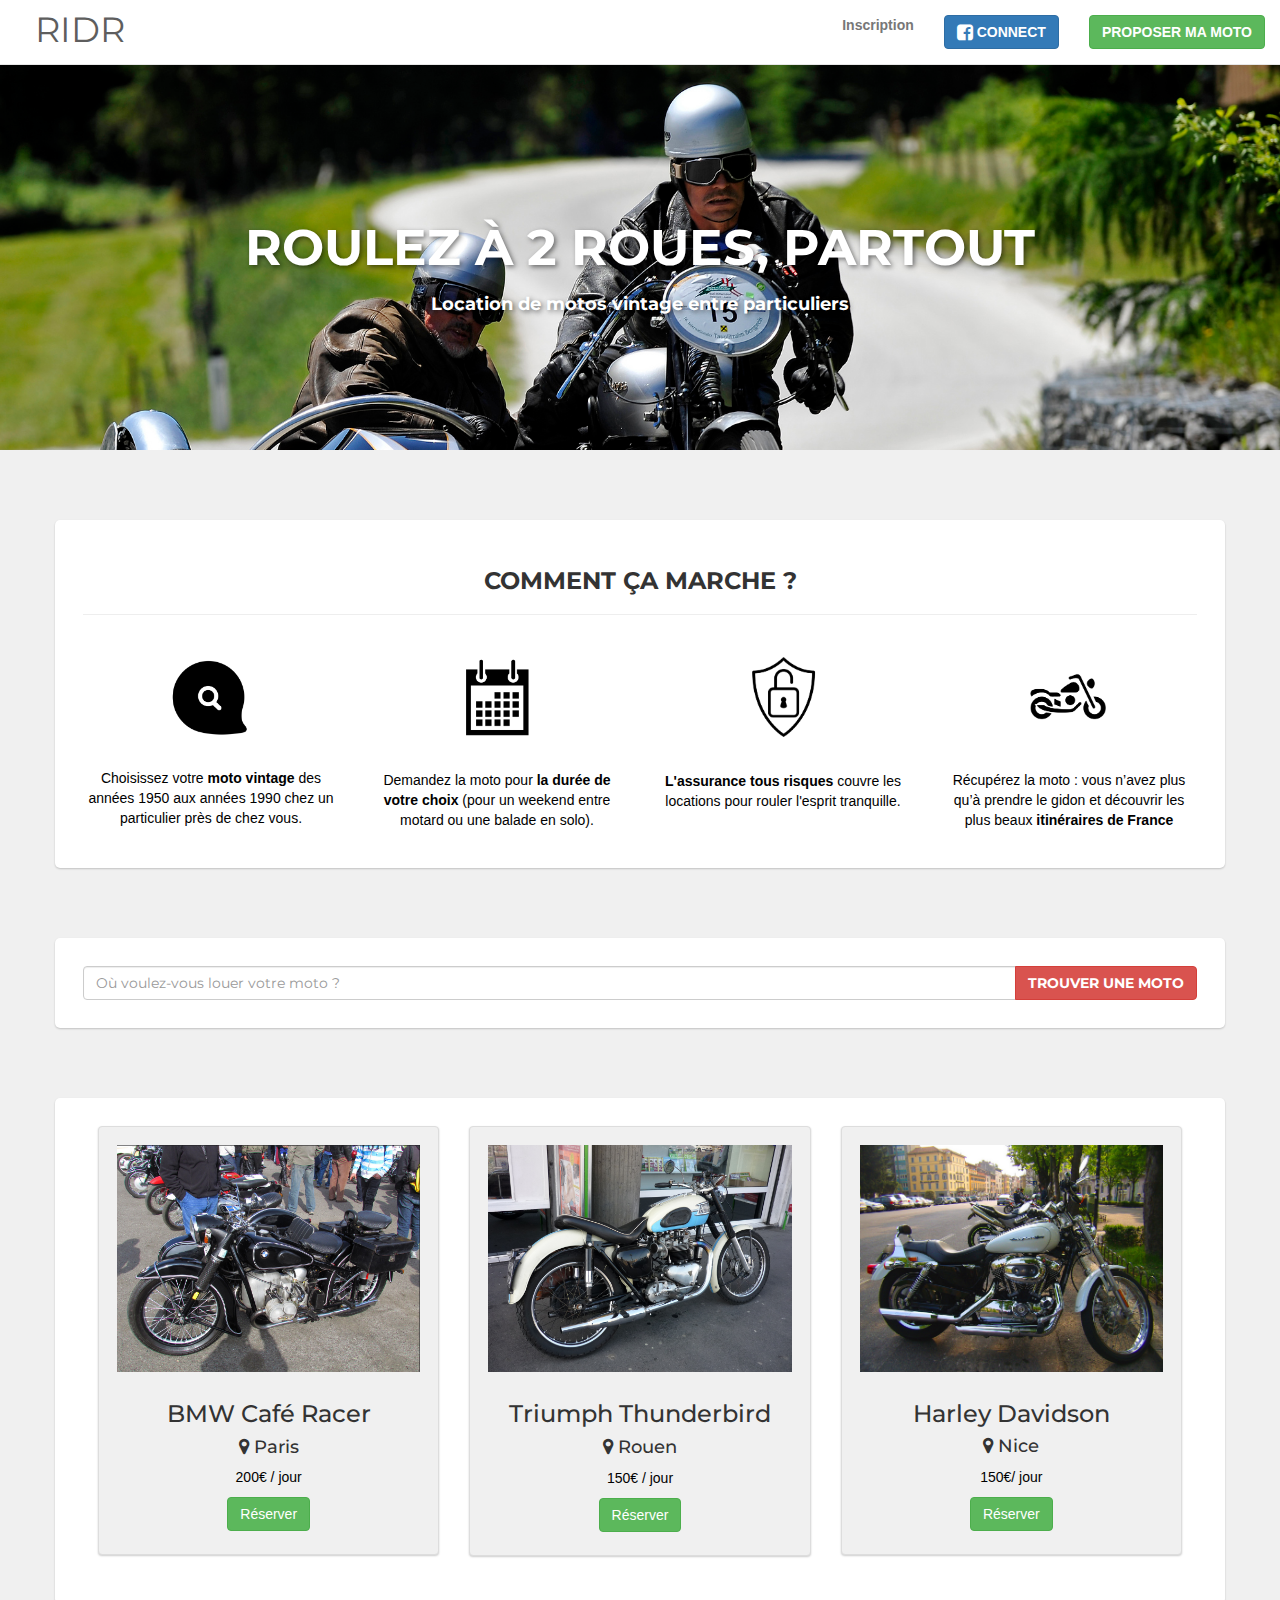
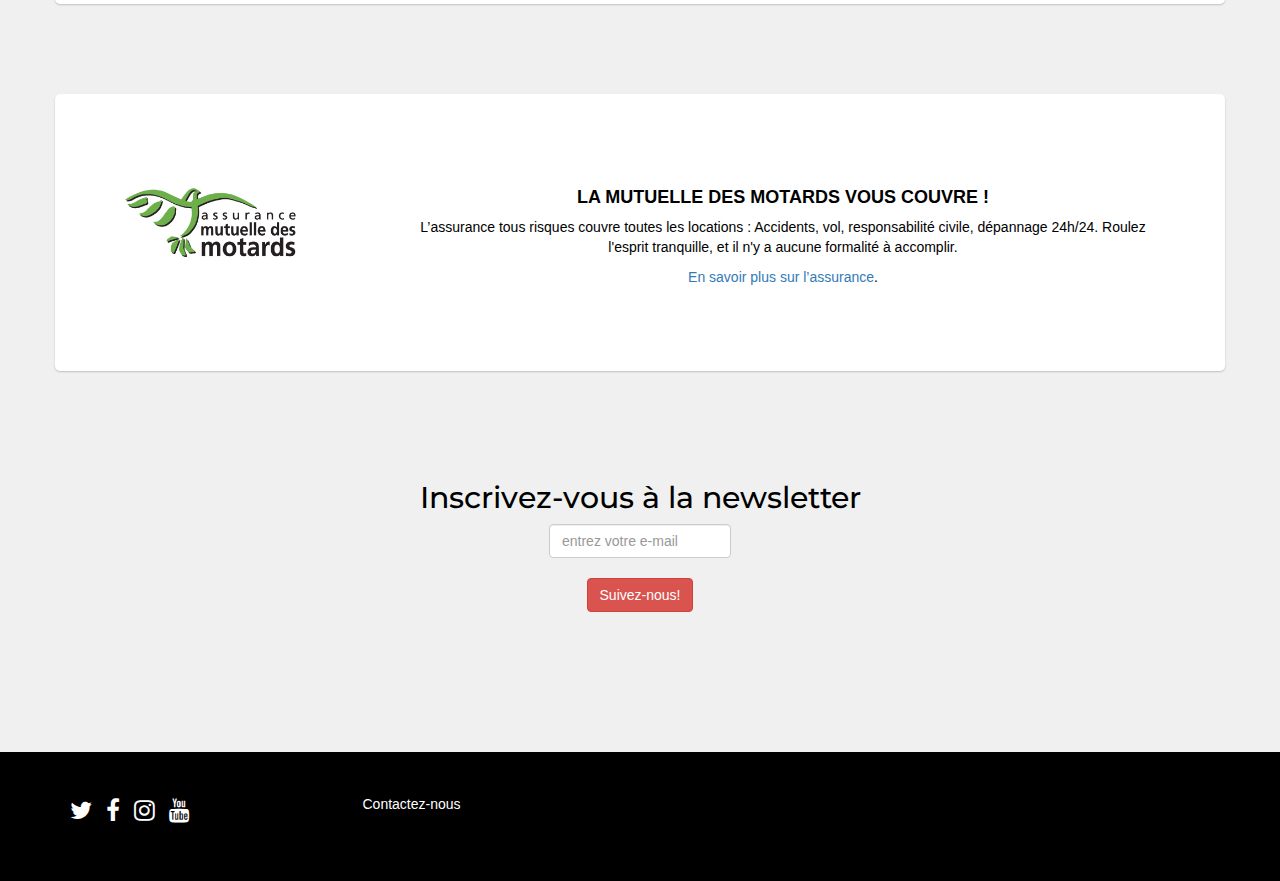
<file: index.html>
<!DOCTYPE html>
<html>
  <head>
    <meta charset="utf-8">
    <meta http-equiv="X-UA-Compatible" content="IE=edge">
    <meta name="viewport" content="width=device-width, initial-scale=1">
    
    <title> Ridr - Louez une moto vintage</title>
    <meta name="description" content="Ridr est un service de location entre particuliers de motos vintage : nous mettons en relation des propriétaires de motos anciennes avec des passionnés qui souhaitent louer une motos pour une ballade." />
    <link rel="stylesheet" href="https://maxcdn.bootstrapcdn.com/bootstrap/3.2.0/css/bootstrap.min.css">
    <link rel="stylesheet" href="https://maxcdn.bootstrapcdn.com/font-awesome/4.1.0/css/font-awesome.min.css">
    <link href='http://fonts.googleapis.com/css?family=Ropa+Sans|Open+Sans:400,300,700' rel='stylesheet' type='text/css'>
    <link href='http://fonts.googleapis.com/css?family=Montserrat:400,700' rel='stylesheet' type='text/css'>
    <link rel="stylesheet" href="css/style.css"

    <!-- HTML5 Shim and Respond.js IE8 support of HTML5 elements and media queries -->
    <!-- Leave those next 4 lines if you care about users using IE8 -->
    <!--[if lt IE 9]>
      <script src="https://oss.maxcdn.com/html5shiv/3.7.2/html5shiv.min.js"></script>
      <script src="https://oss.maxcdn.com/respond/1.4.2/respond.min.js"></script>
    <![endif]-->
    <link rel="icon" href="ridr.ico" />
  </head>

<body>
  <nav class="navbar navbar-default navbar-transparent navbar-fixed-top">
    <div class="container-fluid">
      <!-- Brand and toggle get grouped for better mobile display -->
      <div class="navbar-header">
        <button type="button" class="navbar-toggle collapsed" data-toggle="collapse" data-target="#bs-example-navbar-collapse-1">
          <span class="sr-only">Toggle navigation</span>
          <span class="icon-bar"></span>
          <span class="icon-bar"></span>
          <span class="icon-bar"></span>
        </button>
        <a class="navbar-brand" href="index.html">RIDR</a>
      </div>

      <!-- Collect the nav links, forms, and other content for toggling -->
      <div class="collapse navbar-collapse" id="bs-example-navbar-collapse-1">
        <ul class="nav navbar-nav navbar-right">
          <li><a href="#"><strong>Inscription</strong></a></li>
          <li><a href="#"><buttontype="submit" class="btn btn-primary"><strong><i class="fa fa-facebook-square fa-lg"> </i> CONNECT</strong></button></a></li>
          <li><a href="#"><buttontype="submit" class="btn btn-success"><strong>PROPOSER MA MOTO</strong></button></a></li>
        </ul>
      </div><!-- /.navbar-collapse -->
    </div><!-- /.container-fluid -->
  </nav>

<div id="wrapper">
  <h1><strong>ROULEZ À 2 ROUES, PARTOUT</strong></h1>
  <h2><strong>Location de motos vintage entre particuliers</strong></h2>
</div>

 
<div id="feature">


<div class="spacer2"></div>
  <div class="container text-center features">
     <h3><strong>COMMENT ÇA MARCHE ?</strong></h3>
     <hr>
     <br>
    <div class="row">
      <div class="col-sm-6 col-md-3 feature">
      <img src="images/icons/icon_loupe.png" width="80">
          <p>
            Choisissez votre <strong>moto vintage</strong> des années 1950 aux années 1990 chez un particulier près de chez vous.
          </p>
        </div>
      <div class="col-sm-6 col-md-3 feature">
          <img src="images/icons/icon_calendar.png" width="73">
          <p>
            Demandez la moto pour <strong>la durée de votre choix </strong> (pour un weekend entre motard ou une balade en solo). 
          </p>
        </div>
      <div class="col-sm-6 col-md-3 feature">
          <img src="images/icons/icon_security.png" width="85">
          <p>
            <strong>L'assurance tous risques </strong> couvre les locations pour rouler l'esprit tranquille.
          </p>
        </div>
      <div class="col-sm-6 col-md-3 feature">
          <img src="images/icons/icon_moto.png" width="90">
          <p>
            Récupérez la moto : vous n’avez plus qu’à prendre le gidon et découvrir les plus beaux <strong> itinéraires de France </strong>
          </p>
        </div>   
    </div>
  </div>

<div class="spacer2"></div>

<div class="container text-center features">
    <div class="row">
      <div class="col-lg-12">
        <div class="input-group">
          <input type="text" class="form-control" placeholder="Où voulez-vous louer votre moto ?">
          <span class="input-group-btn">
          <button class="btn btn-danger" type="button"><strong>TROUVER UNE MOTO</strong></button>
          </span>
        </div><!-- /input-group -->
      </div><!-- /.col-lg-12 -->
    </div><!-- /.row -->
  </div>
</div>
</id>

    <div class="spacer2"></div>
  <id class="highlight">
  <div class="container text-center features"
    <div class="row">
    <div class="col-xs-12 col-sm-6 col-md-4">
      <div class="thumbnail">
        <img src="images/motos/bmwcaferacer.jpg" alt="bmwcaferacer">
        <div class="caption">
          <h3>BMW Café Racer</h3>
          <h4><i class="fa fa-map-marker"></i> Paris</h4>
          <p>
            200€ / jour
          </p>
          <p><a href="#" class="btn btn-success" role="button">Réserver</a></p> 
        </div>
      </div>
    </div>

    <div class="col-xs-12 col-sm-6 col-md-4">
      <div class="thumbnail">
        <img src="images/motos/triumph.jpg" alt="triumph">
        <div class="caption">
          <h3>Triumph Thunderbird</h3>
          <h4><i class="fa fa-map-marker"></i> Rouen</h4>
          <p>
            150€ / jour
          </p>
          <p><a href="#" class="btn btn-success" role="button">Réserver</a> 
        </div>
      </div>
    </div>

    <div class="col-xs-12 col-sm-6 col-md-4">
      <div class="thumbnail">
        <img src="images/motos/harleydavidson.jpg" alt="harleydavidson">
        <div class="caption">
          <h3>Harley Davidson</h3>
          <h4><i class="fa fa-map-marker"></i> Nice</h4>
          <p>
            150€/ jour
          </p>
          <p><a href="#" class="btn btn-success" role="button">Réserver</a> 
        </div>
      </div>
    </div>
  </div>
</id>

<div class="spacer2"></div>

<id class="mutuelle">
    <div class="container text-center features">
      <div class="row">
        <div class="col-xs-12 col-sm-6 col-md-3">
          <img src="images/icons/mutuelle.jpeg" width="200">
        </div>
        <div class="col-xs-12 col-sm-6 col-md-9 mutuelle">
          <h4><strong>LA MUTUELLE DES MOTARDS VOUS COUVRE !</strong></h4>
    <p>L’assurance tous risques couvre toutes les locations :
    Accidents, vol, responsabilité civile, dépannage 24h/24. Roulez l'esprit tranquille, et il n'y a aucune formalité à accomplir.
  </p>
  <a href="http://www.mutuelledesmotards.fr/la-mutuelle-des-motards">En savoir plus sur l’assurance</a>.
        </div>
    </div> 
  </div>
</div> 
</id>

<div class="spacer2"></div>

<id class="newsletter">
  <div class="container text-center">
    <div class="row">
      <div class="col-xs-12 text center">
      <!-- Begin MailChimp Signup Form -->
      <h2>Inscrivez-vous à la newsletter</h2>
      <div id="mc_embed_signup">
        <form action="http://ridr.us10.list-manage.com/subscribe/post?u=bd4117c225134195f159afc4a&amp;id=6903dbdf0c" method="post" id="mc-embedded-subscribe-form" name="mc-embedded-subscribe-form" class="validate form-inline" target="_blank" novalidate>
        
        <input type="email" value="" name="EMAIL" class="email form-control" id="mce-EMAIL" placeholder="entrez votre e-mail" required>
        <br>
        <br>
        <input type="submit" value="Suivez-nous!" name="subscribe" id="mc-embedded-subscribe" class="btn btn-danger"></div>
        </form>
      </div>
</id>
      <!--End mc_embed_signup-->
      </div>
    </div>
  </div>
</div>

<div class="vertical spacer"></div>

<div id="footer">
    <div class="container">
      <div class="row">

          <div class="col-xs-6 col-md-3">
          <ul class="list-inline social">
            <li>
              <a href="https://twitter.com/ridr">
                <i class="fa fa-twitter"></i>
              </a>
            </li>
            <li>
              <a href="https://facebook.com/ridr">
                <i class="fa fa-facebook"></i>
              </a>
            </li>
            <li>
              <a href="https://instagram.com/ridr">
                <i class="fa fa-instagram"></i>
              </a>
            </li>
            <li>
              <a href="https://youtube.com/ridr">
                <i class="fa fa-youtube"></i>
              </a>
            </li>
          </ul>
        </div>

        <div class="col-xs-6 col-md-9">
        <p><a href="mailto:contact@ridr.fr?Subject=Hey! Trop bien ce site de location de moto" target="_top">Contactez-nous</a>
          </p>
          </div>
      </div>
    </div>


    <!-- TODO: Here goes your content! -->



    <!-- Including Bootstrap JS (with its jQuery dependency) so that dynamic components work -->
    <script src="https://ajax.googleapis.com/ajax/libs/jquery/1.11.1/jquery.min.js"></script>
    <script src="https://maxcdn.bootstrapcdn.com/bootstrap/3.2.0/js/bootstrap.min.js"></script>
  </body>
</html>
</file>
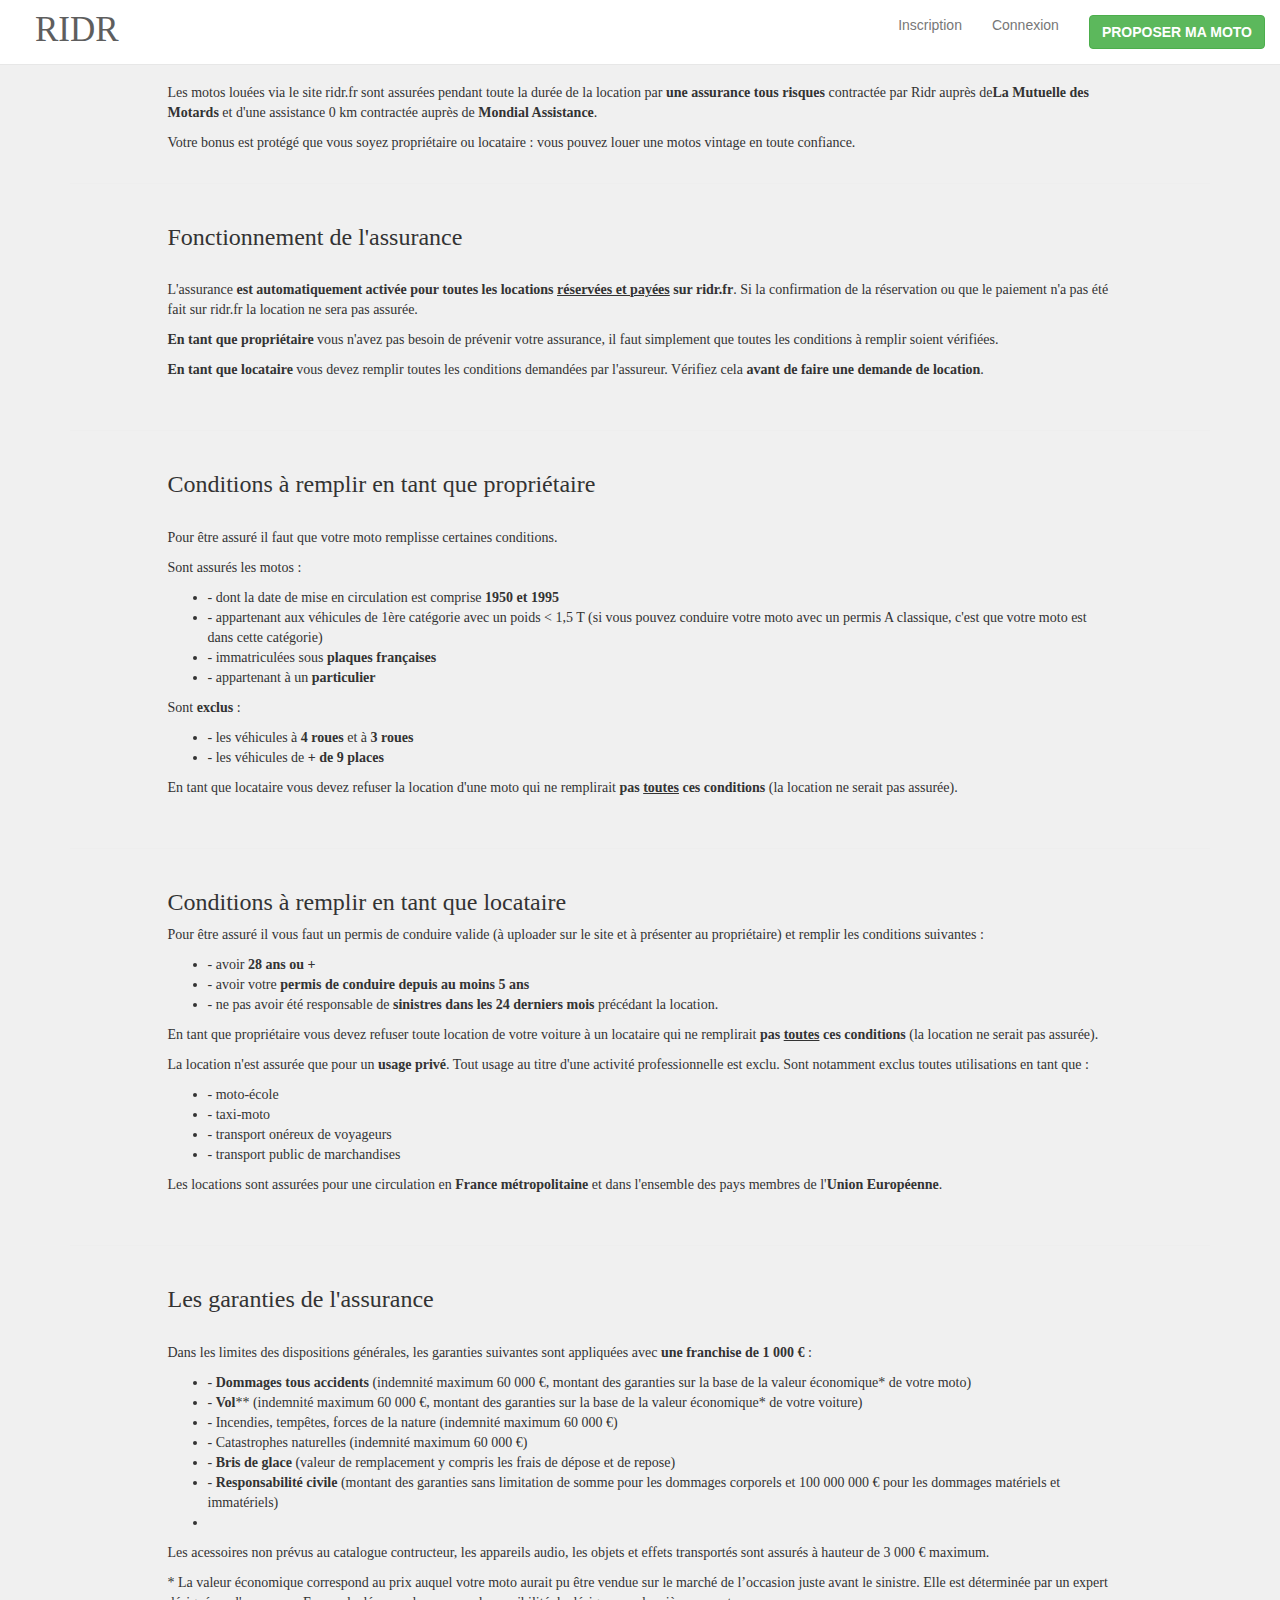
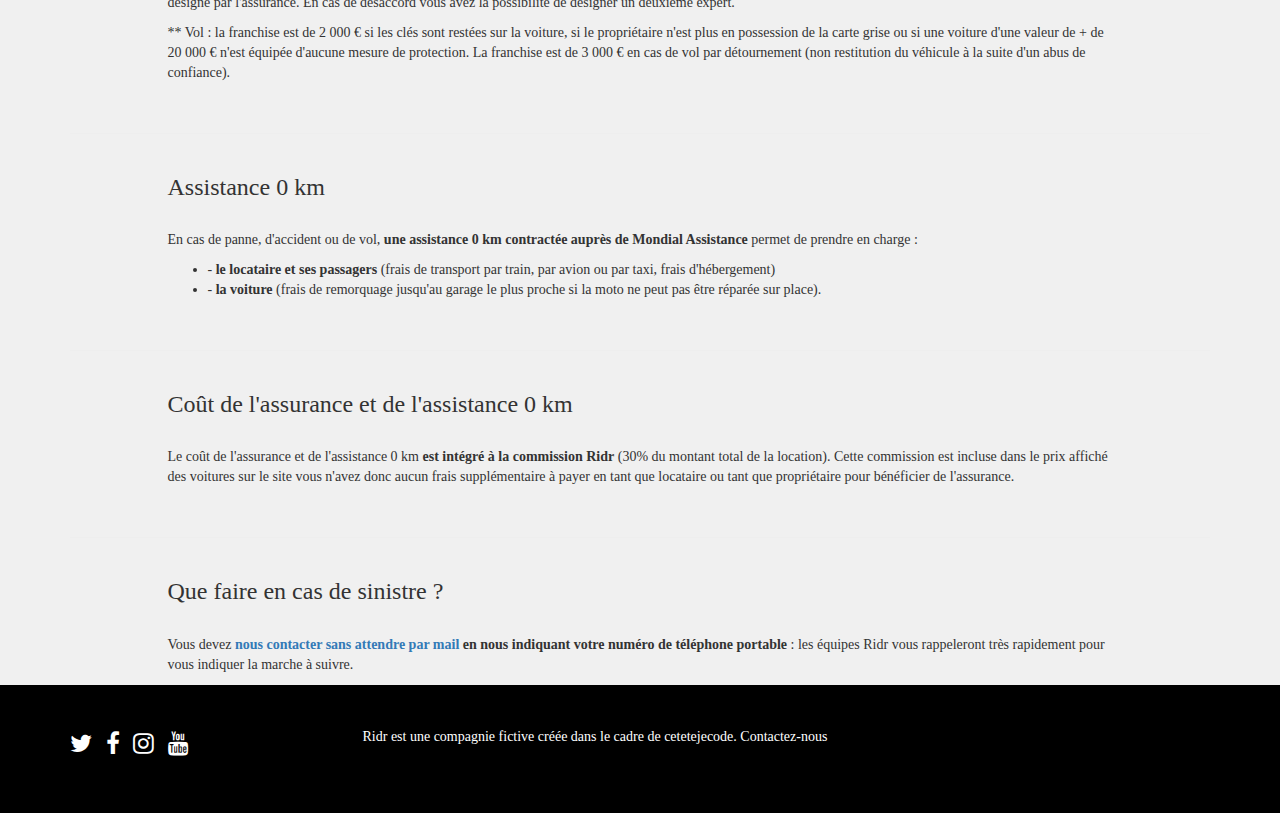
<file: assurance.html>
<!DOCTYPE html>
<html>
  <head>
    <meta charset="utf-8">
    <meta http-equiv="X-UA-Compatible" content="IE=edge">
    <meta name="viewport" content="width=device-width, initial-scale=1">

    <title> Ridr - Louez une moto vintage</title>
    <meta name="description" content="Ridr est un service de location entre particuliers de motos vintage : nous mettons en relation des propriétaires de motos anciennes avec des passionnés qui souhaitent louer une motos pour une ballade." />
    <link rel="stylesheet" href="https://maxcdn.bootstrapcdn.com/bootstrap/3.2.0/css/bootstrap.min.css">
    <link rel="stylesheet" href="https://maxcdn.bootstrapcdn.com/font-awesome/4.1.0/css/font-awesome.min.css">

    <link href='http://fonts.googleapis.com/css?family=Ropa+Sans|Open+Sans:400,300,700' rel='stylesheet' type='text/css'>
    <link rel="stylesheet" href="css/style.css"

    <!-- HTML5 Shim and Respond.js IE8 support of HTML5 elements and media queries -->
    <!-- Leave those next 4 lines if you care about users using IE8 -->
    <!--[if lt IE 9]>
      <script src="https://oss.maxcdn.com/html5shiv/3.7.2/html5shiv.min.js"></script>
      <script src="https://oss.maxcdn.com/respond/1.4.2/respond.min.js"></script>
    <![endif]-->
  </head>

<body>
  <nav class="navbar navbar-default navbar-transparent navbar-fixed-top">
    <div class="container-fluid">
      <!-- Brand and toggle get grouped for better mobile display -->
      <div class="navbar-header">
        <button type="button" class="navbar-toggle collapsed" data-toggle="collapse" data-target="#bs-example-navbar-collapse-1">
          <span class="sr-only">Toggle navigation</span>
          <span class="icon-bar"></span>
          <span class="icon-bar"></span>
          <span class="icon-bar"></span>
        </button>
        <a class="navbar-brand" href="index.html">RIDR</a>
      </div>

      <!-- Collect the nav links, forms, and other content for toggling -->
      <div class="collapse navbar-collapse" id="bs-example-navbar-collapse-1">
        <ul class="nav navbar-nav navbar-right">
          <li><a href="#">Inscription</a></li>
          <li><a href="#">Connexion</a></li>
          <li><a href="#"><buttontype="submit" class="btn btn-success"><strong>PROPOSER MA MOTO</strong></button></a></li>
        </ul>
      </div><!-- /.navbar-collapse -->
    </div><!-- /.container-fluid -->
  </nav>

<div class="vertical-spacer2"></div>

<div class="container">

  <div class="row">
    <div class="col-sm-offset-1 col-xs-10">
      <h2>Assurance</h2>
      <br>
    </div>
    <div class="col-sm-offset-1 col-xs-10">
      <p>Les motos louées via le site ridr.fr sont assurées pendant toute la durée de la location par <b>une assurance tous risques</b> contractée par Ridr auprès de<b>La Mutuelle des Motards</b> et d'une assistance 0 km contractée auprès de <b>Mondial Assistance</b>.
      <p>Votre bonus est protégé que vous soyez propriétaire ou locataire : vous pouvez louer une motos vintage en toute confiance.<p>
    </div>
  </div>
<hr>

  <div class="row">
    <div class="col-sm-offset-1 col-xs-10">
      <h3>Fonctionnement de l'assurance</h3>
      <br>
    </div>
    <div class="col-sm-offset-1 col-xs-10">
      <p>L'assurance <b>est automatiquement activée pour toutes les locations <u>réservées et payées</u> sur ridr.fr</b>. Si la confirmation de la réservation ou que le paiement n'a pas été fait sur ridr.fr la location ne sera pas assurée.</p>
      <p><b>En tant que propriétaire</b> vous n'avez pas besoin de prévenir votre assurance, il faut simplement que toutes les conditions à remplir soient vérifiées.</p>
      <p><b>En tant que locataire</b> vous devez remplir toutes les conditions demandées par l'assureur. Vérifiez cela <b>avant de faire une demande de location</b>.</p>
    </div>
  </div>
  <br>
  <hr>

  <div class="row">
    <div class="col-sm-offset-1 col-xs-10">
      <h3>Conditions à remplir en tant que propriétaire</h3>
      <br>
    </div>
    <div class="col-sm-offset-1 col-xs-10">
      <p>Pour être assuré il faut que votre moto remplisse certaines conditions.</p>
      <p>Sont assurés les motos : </p>
      <ul>
        <li>- dont la date de mise en circulation est comprise <b>1950 et 1995</b></li>
        <li>- appartenant aux véhicules de 1ère catégorie avec un poids < 1,5 T (si vous pouvez conduire votre moto avec un permis A classique, c'est que votre moto est dans cette catégorie)  </li>
        <li>- immatriculées sous <b>plaques françaises</b> </li>
        <li>- appartenant à un <b>particulier</b> </li>
      </ul>
    </div>
    <div class="col-sm-offset-1 col-xs-10">
      <p>Sont <b>exclus</b> :</p>
      <ul>
        <li>- les véhicules à <b>4 roues</b> et à <b>3 roues</b> </li>
        <li>- les véhicules de <b>+ de 9 places</b></li>
      </ul>
    </div>
    <div class="col-sm-offset-1 col-xs-10">
        <p>En tant que locataire vous devez refuser la location d'une moto qui ne remplirait <b>pas <u>toutes</u> ces conditions</b> (la location ne serait pas assurée).</p>
    </div>
  </div>
  <br>
  <hr>

  <div class="row" id="locataire">
    <div class="col-sm-offset-1 col-xs-10">
      <h3>Conditions à remplir en tant que locataire</h3>
    </div>
    <div class="col-sm-offset-1 col-xs-10">
      <p>Pour être assuré il vous faut un permis de conduire valide (à uploader sur le site et à présenter au propriétaire) et remplir les conditions suivantes :</p>
        <ul>
          <li>- avoir <b>28 ans ou +</b></li>
          <li>- avoir votre <b>permis de conduire depuis au moins 5 ans</b></li>
          <li>- ne pas avoir été responsable de <b>sinistres dans les 24 derniers mois</b> précédant la location.</li>
        </ul>
        <p>En tant que propriétaire vous devez refuser toute location de votre voiture à un locataire qui ne remplirait <b>pas <u>toutes</u> ces conditions</b> (la location ne serait pas assurée).</p>

    </div>

    <div class="col-sm-offset-1 col-xs-10">
      <p>La location n'est assurée que pour un <b>usage privé</b>. Tout usage au titre d'une activité professionnelle est exclu. Sont notamment exclus toutes utilisations en tant que :</p>
      <ul>
          <li>- moto-école</li>
          <li>- taxi-moto</li>
          <li>- transport onéreux de voyageurs</li>
          <li>- transport public de marchandises</li>
        </ul>
    </div>
    <div class="col-sm-offset-1 col-xs-10">
      <p>Les locations sont assurées pour une circulation en <b>France métropolitaine</b> et dans l'ensemble des pays membres de l'<b>Union Européenne</b>.</p>

    </div>

  </div>
  <br>
  <hr>

  <div class="row">
    <div class="col-sm-offset-1 col-xs-10">
      <h3>Les garanties de l'assurance</h3>
      <br>
    </div>
    <div class="col-sm-offset-1 col-xs-10">
      <p>Dans les limites des dispositions générales, les garanties suivantes sont appliquées avec <b>une franchise de 1 000 €</b> :</p>
      <ul>
        <li>- <b>Dommages tous accidents</b> (indemnité maximum 60 000 €, montant des garanties sur la base de la valeur économique* de votre moto) </li>
        <li>- <b>Vol</b>** (indemnité maximum 60 000 €, montant des garanties sur la base de la valeur économique* de votre voiture)</li>
        <li>- Incendies, tempêtes, forces de la nature (indemnité maximum 60 000 €)</li>
        <li>- Catastrophes naturelles (indemnité maximum 60 000 €)</li>
        <li>- <b>Bris de glace</b> (valeur de remplacement y compris les frais de dépose et de repose)</li>
        <li>- <b>Responsabilité civile</b> (montant des garanties sans limitation de somme pour les dommages corporels et 100 000 000 € pour les dommages matériels et immatériels)<li>
      </ul>
      <p> Les acessoires non prévus au catalogue contructeur, les appareils audio, les objets et effets transportés sont assurés à hauteur de 3 000 € maximum.</p>
      <p>* La valeur économique correspond au prix auquel votre moto aurait pu être vendue sur le marché de l’occasion juste avant le sinistre. Elle est déterminée par un expert désigné par l'assurance. En cas de désaccord vous avez la possibilité de désigner un deuxième expert.</p>
      <p>** Vol : la franchise est de 2 000 € si les clés sont restées sur la voiture, si le propriétaire n'est plus en possession de la carte grise ou si une voiture d'une valeur de + de 20 000 € n'est équipée d'aucune mesure de protection. La franchise est de 3 000 € en cas de vol par détournement (non restitution du véhicule à la suite d'un abus de confiance).</p>
    </div>
  </div>

  <br>
  <hr>

  <div class="row">
    <div class="col-sm-offset-1 col-xs-10">
      <h3>Assistance 0 km</h3>
      <br>
    </div>
    <div class="col-sm-offset-1 col-xs-10">
      <p>En cas de panne, d'accident ou de vol, <b>une assistance 0 km contractée auprès de Mondial Assistance</b> permet de prendre en charge :</p>
        <ul>
          <li>- <b>le locataire et ses passagers</b> (frais de transport par train, par avion ou par taxi, frais d'hébergement)</li>
          <li>- <b>la voiture</b> (frais de remorquage jusqu'au garage le plus proche si la moto ne peut pas être réparée sur place).</li>
      </ul>
    </div>
  </div>

  <br>
  <hr>

  <div class="row">
    <div class="col-sm-offset-1 col-xs-10">
      <h3>Coût de l'assurance et de l'assistance 0 km</h3>
      <br>
    </div>
    <div class="col-sm-offset-1 col-xs-10">
      <p>Le coût de l'assurance et de l'assistance 0 km <b>est intégré à la commission Ridr</b> (30% du montant total de la location). Cette commission est incluse dans le prix affiché des voitures sur le site vous n'avez donc aucun frais supplémentaire à payer en tant que locataire ou tant que propriétaire pour bénéficier de l'assurance.</p>
    </div>
  </div>
  <br>
  <hr>

  <div class="row">
    <div class="col-sm-offset-1 col-xs-10">
     <h3>Que faire en cas de sinistre ?</h3>
    </div>
  </div>
  <br>
  <div class="row">
    <div class="col-sm-offset-1 col-xs-10">
      <p>Vous devez <b> <a class="btn-contact-us" href="mailto:support@ridr.fr?subject=Sinistre">nous contacter sans attendre par mail</a> en nous indiquant votre numéro de téléphone portable</b> : les équipes Ridr vous rappeleront très rapidement pour vous indiquer la marche à suivre.</p>
    </div>
  </div>


<div class="vertical-spacer"></div>

<div class="vertical-spacer"></div>

</div>



<div id="footer">
    <div class="container">
      <div class="row">

          <div class="col-xs-6 col-md-3">
          <ul class="list-inline social">
            <li>
              <a href="https://twitter.com/ridr">
                <i class="fa fa-twitter"></i>
              </a>
            </li>
            <li>
              <a href="https://facebook.com/ridr">
                <i class="fa fa-facebook"></i>
              </a>
            </li>
            <li>
              <a href="https://instagram.com/ridr">
                <i class="fa fa-instagram"></i>
              </a>
            </li>
            <li>
              <a href="https://youtube.com/ridr">
                <i class="fa fa-youtube"></i>
              </a>
            </li>
          </ul>
        </div>

        <div class="col-xs-6 col-md-9">
          <p>
            Ridr est une compagnie fictive créée dans le cadre de <a href="http://cetetejecode.fr">cetetejecode</a>. 
            <a href="mailto:contact@ridr.fr?Subject=Hey! Trop bien ce site de location de moto" target="_top">Contactez-nous</a>
          </p>
          </div>
      </div>
    </div>


    <!-- TODO: Here goes your content! -->



    <!-- Including Bootstrap JS (with its jQuery dependency) so that dynamic components work -->
    <script src="https://ajax.googleapis.com/ajax/libs/jquery/1.11.1/jquery.min.js"></script>
    <script src="https://maxcdn.bootstrapcdn.com/bootstrap/3.2.0/js/bootstrap.min.js"></script>
  </body>
</html>
</file>
<file: css/style.css>
body {
	font-family: "montserrat";
	font-size: 14px;
	background-color: rgb(240,240,240);
}

.spacer {
	height: 10em;
}

.spacer2 {
	height: 5em;
	}

#footer {
	background-color: black;
	color: white;
	padding: 3em;
}

#footer a {
	color: white;
}

#footer a:hover {
	color: #5CB85C;
}
	
#wrapper {
	background-image: url("../images/background/background.jpg");
	height: 450px;
	background-size: cover;
	text-align: center;
	padding-top: 200px;
	color: white;
	text-shadow: 2px 2px 5px rgba(0, 0, 0, 0.5);
}

#wrapper h1 {
	font-size: 50px;
}

#wrapper h2 {
	font-size: 18px;
	margin-bottom: 1em; 
}

.social a {
	font-size: 24px;
}

.feature p {
	font-weight: 300;
	letter-spacing: 1 px;
	font-family: Helvetica;
	color: black;
}

.feature h3 {
	font-weight: 200;
	letter-spacing: 1 px;
	font-family: "montserrat";
	color: black;
}

.feature img {
	margin-bottom: 2em;
}

.navbar-transparent {
	background-color: white;
}

.navbar-brand {
  padding: 20px;
  font-size: 35px;
  padding-left: 1em;
  font-family: "montserrat";
}

.navbar-transparent .navbar-nav > li > a:hover,
.navbar-transparent .navbar-nav > li > a:active,
.navbar-transparent .navbar-nav > li > a:focus,
.navbar-transparent .navbar-nav > .open > a,
.navbar-transparent .navbar-nav > .open > a:hover,
.navbar-transparent .navbar-nav > .open > a:focus {
  color: #5CB85C;
}

.navbar-right {
	font-family: Helvetica; 
	font-size: 14px;
}
.navbar-default .navbar-brand {
  color: black;
}

}
.search {
	font-family: Helvetica; 
	font-size: 14px;
	padding-left: 10em;
	padding-right: 10em;

}
.highlight p {
	font-family: Helvetica;
	color: black;
	text-shadow: 2px 2px 5px rgba(0, 0, 0, 0);
}
.highlight h3, h4 {
	text-shadow: 2px 2px 5px rgba(0, 0, 0, 0);
}
.highlight img {
	padding-left: 1em; 
	padding-right: 1em;
	padding-top: 1em;
}
.thumbnail {
	box-shadow: 0px 1px 2px 0px rgba(0, 0, 0, 0.2);
	background: rgb(240,240,240);
}


.mutuelle {
	font-family: Helvetica;
	color: black;
	text-shadow: 2px 2px 5px rgba(0, 0, 0, 0);
	padding: 4em;
}

.mutuelle img{
	border-radius: 10%;
	
}
.newsletter	 {
	font-family: Helvetica;
	color: black;
	text-shadow: 2px 2px 5px rgba(0, 0, 0, 0);
}

.newsletter h2 {
	font-family: "montserrat";
}

#subscription{
	font-family: Helvetica;
}

.features {
	box-shadow: 0px 1px 2px 0px rgba(0, 0, 0, 0.2);
	padding: 2em;
	background: white;
	border-radius: 5px;
}
</file>
